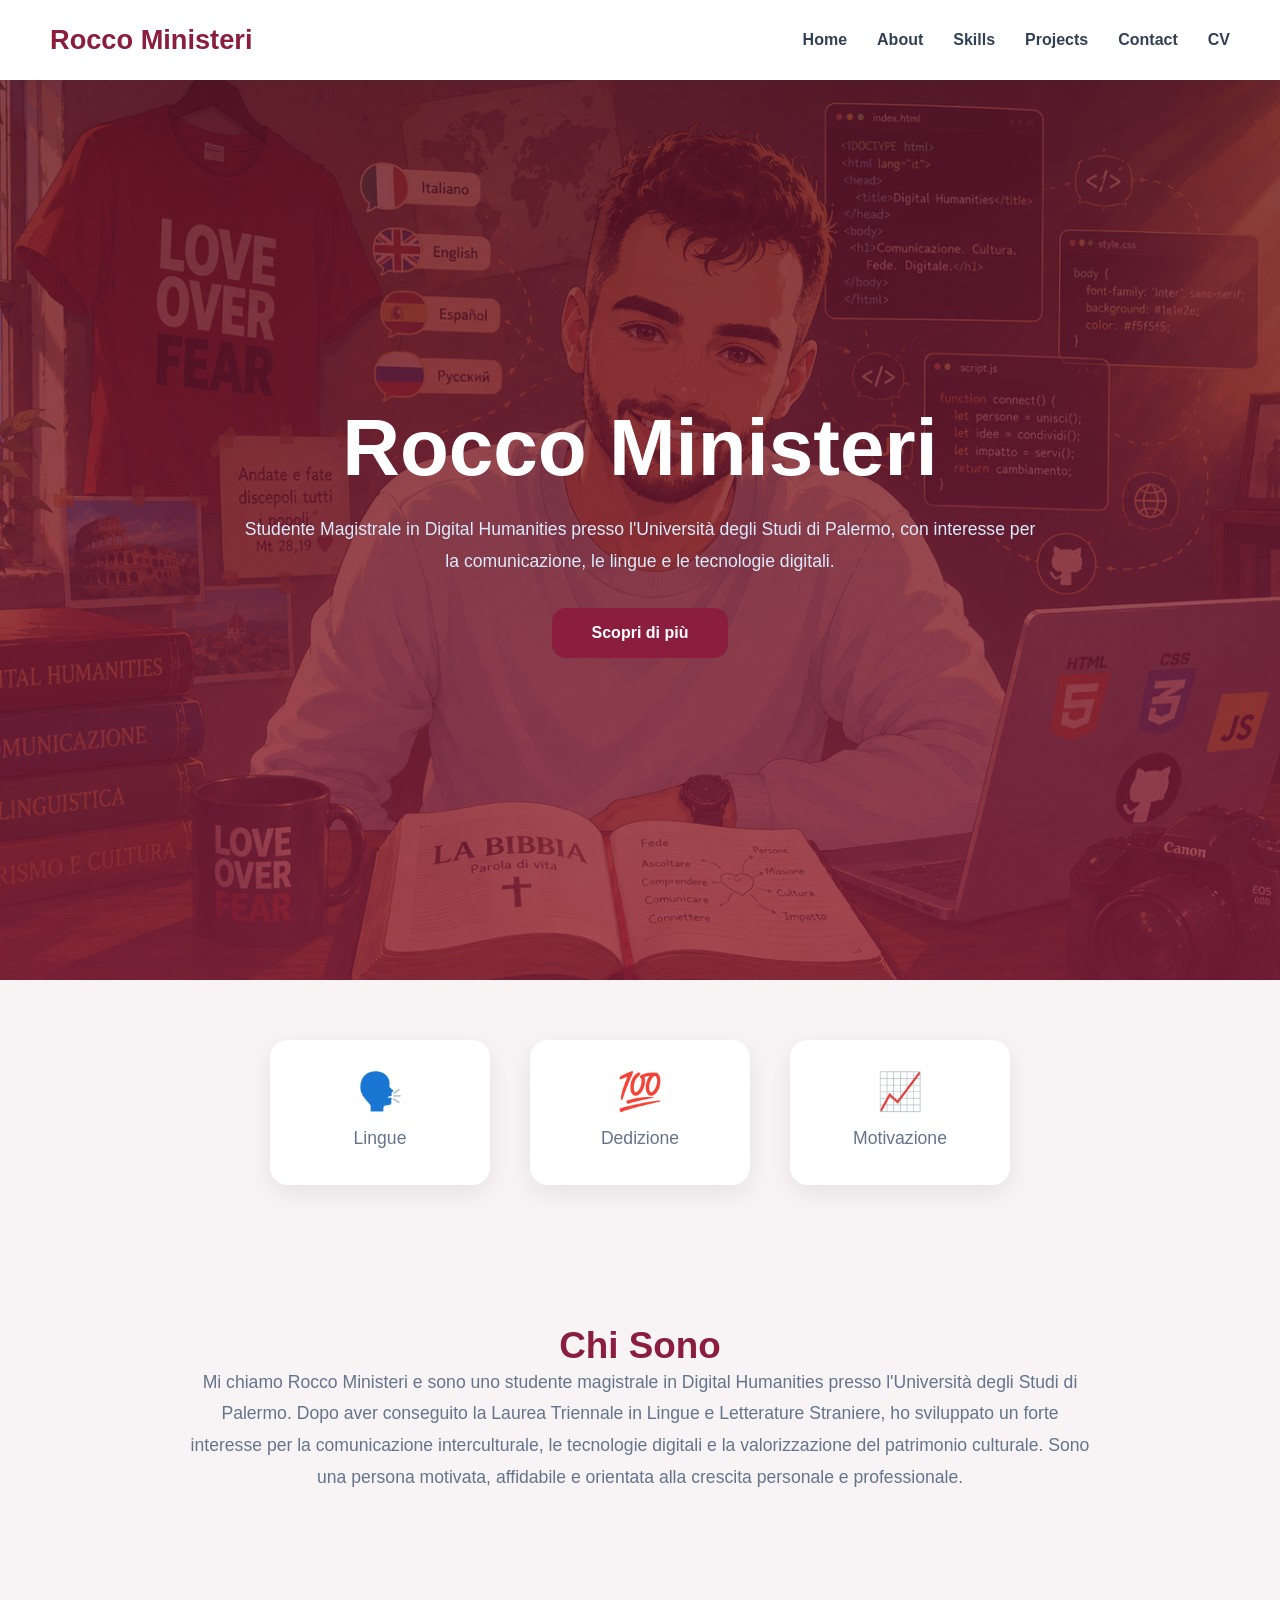
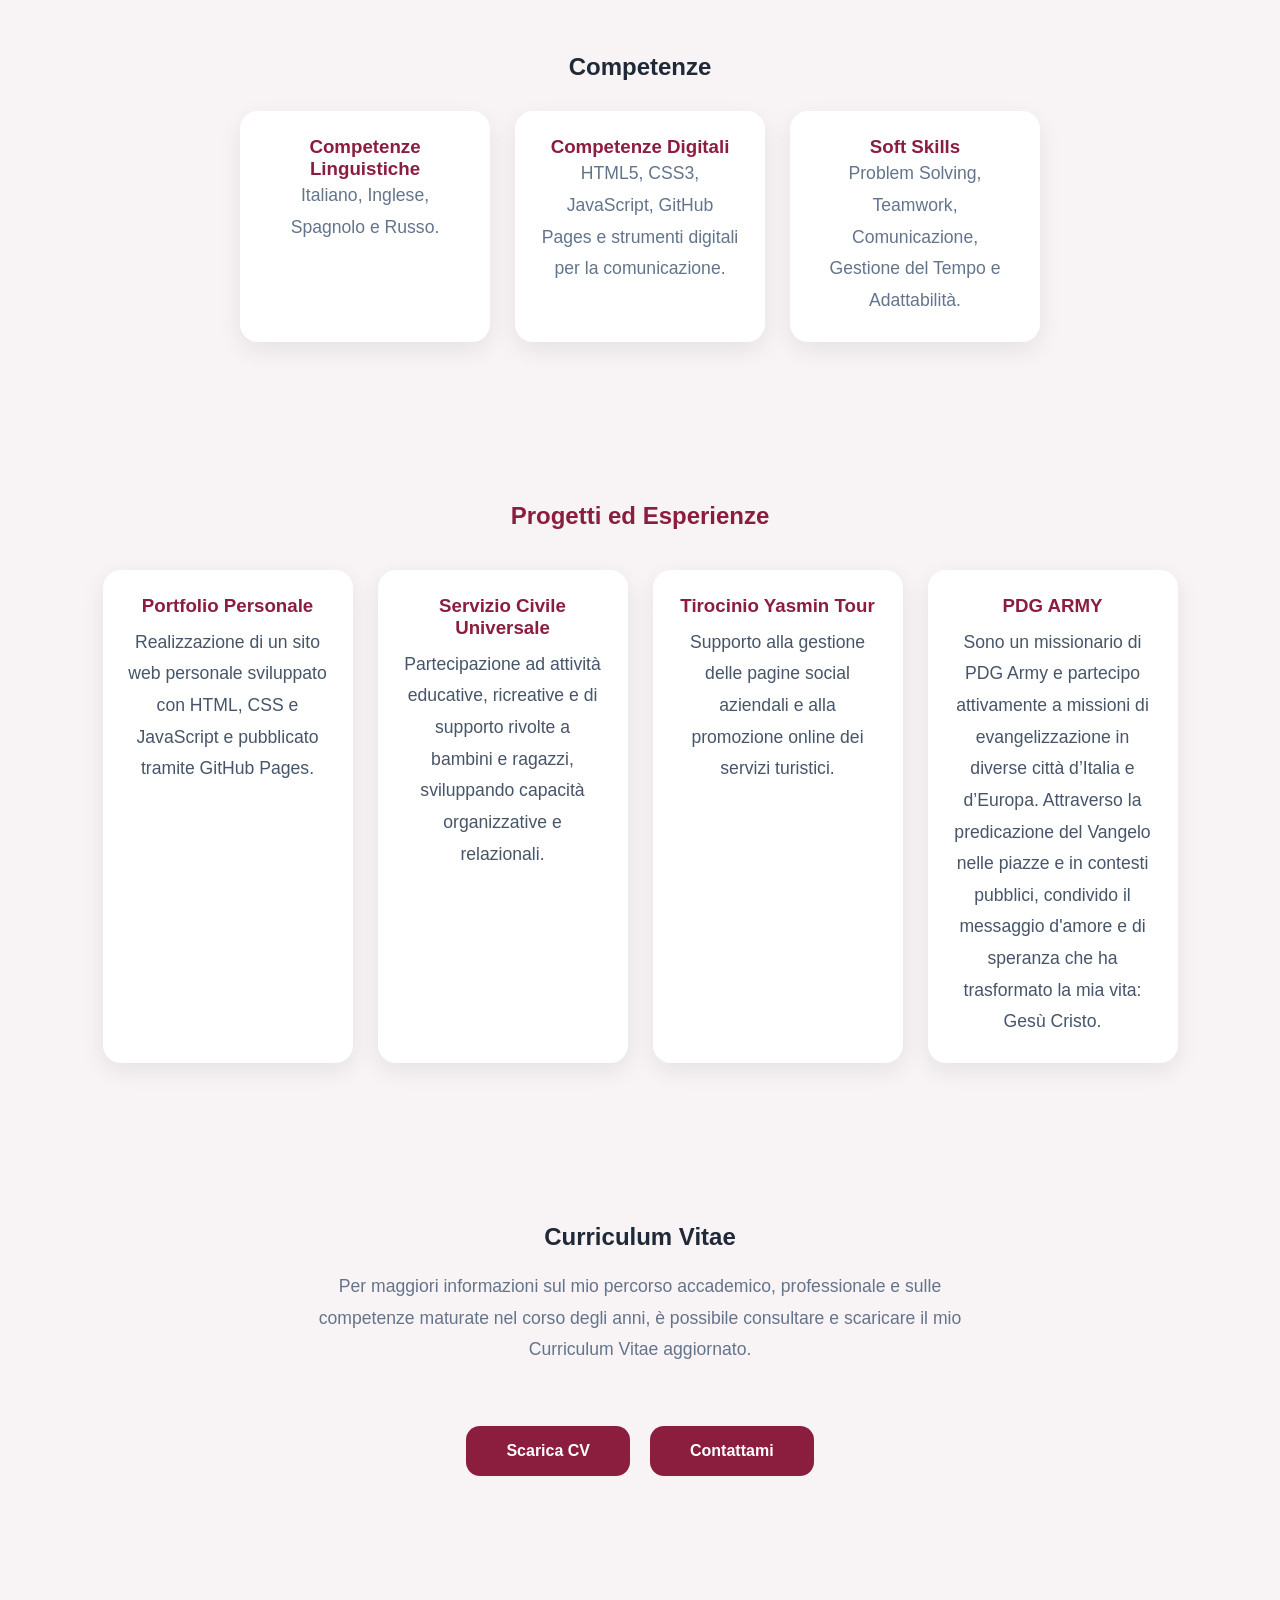
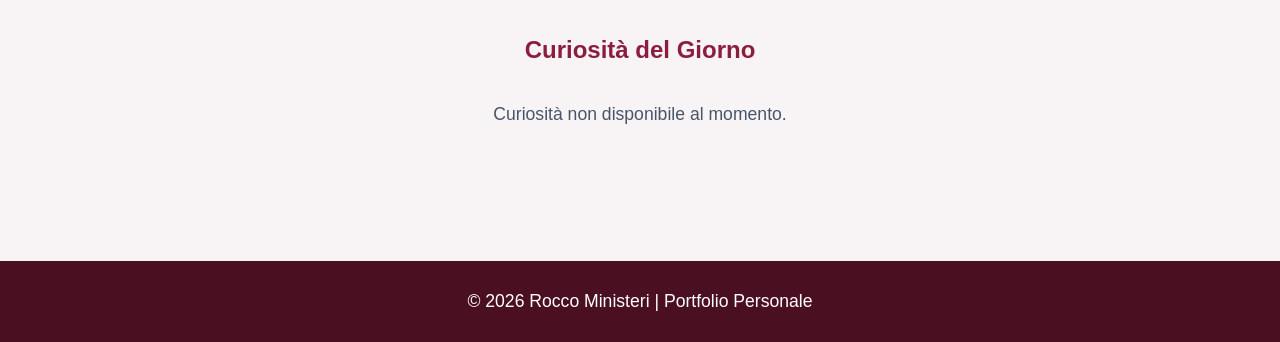
<file: index.html>
<!DOCTYPE html>
<html lang="it">

<head>

<meta charset="UTF-8">

<meta name="viewport" content="width=device-width, initial-scale=1.0">

<title>Rocco Ministeri | Portfolio Personale</title>

<meta name="description" content="Portfolio personale di Rocco Ministeri, studente magistrale in Digital Humanities presso l'Università degli Studi di Palermo.">

<meta name="keywords" content="Rocco Ministeri, Portfolio, Digital Humanities, Università di Palermo, HTML, CSS, JavaScript">

<meta name="author" content="Rocco Ministeri">

<meta property="og:title" content="Rocco Ministeri | Portfolio Personale">
<meta property="og:description" content="Portfolio personale di Rocco Ministeri, studente magistrale in Digital Humanities presso l'Università degli Studi di Palermo.">
<meta property="og:type" content="website">
	<meta property="og:site_name" content="Rocco Ministeri Portfolio">
<meta property="og:url" content="https://roccoministeri6-wq.github.io/">
<meta property="og:image" content="https://roccoministeri6-wq.github.io/images/hero.PNG">

<meta name="twitter:card" content="summary_large_image">
<meta name="twitter:title" content="Rocco Ministeri | Portfolio Personale">
<meta name="twitter:description" content="Portfolio personale di Rocco Ministeri.">
<meta name="twitter:image" content="https://roccoministeri6-wq.github.io/images/hero.PNG">

<link rel="stylesheet" href="css/style.css">
<link rel="alternate" type="application/rss+xml" title="RSS Feed Portfolio" href="rss.xml">

</head>

<body>
<nav aria-label="Menu principale">

<div class="logo">
Rocco Ministeri
</div> 
<ul>

<li><a href="#home">Home</a></li>

<li><a href="#about">About</a></li>

<li><a href="#skills">Skills</a></li>

<li><a href="#projects">Projects</a></li>

<li><a href="contact.html">Contact</a></li>

<li><a href="files/CV-ROCCO MINISTERI.pdf" download>CV</a></li>

</ul>
</nav>
	<header id="home">

<h1>Rocco Ministeri</h1>

<p>
Studente Magistrale in Digital Humanities presso l'Università degli Studi di Palermo, con interesse per la comunicazione, le lingue e le tecnologie digitali.
</p>

<a href="#about">

<button>
Scopri di più
</button>

</a>

</header>

<section class="stats">

 <div class="stat-box">
    <h2>🗣️</h2>
    <p id="languages-rotate">Lingue</p>
</div>

    <div class="stat-box">
        <h2>💯</h2>
      <p id="skill-rotate-1">Dedizione</p>
    </div>

    <div class="stat-box">
       <h2>📈</h2>
        <p id="skill-rotate-2">Motivazione</p>
    </div>

</section>
<section class="about" id="about">

    <h2>Chi Sono</h2>

    <p>
        Mi chiamo Rocco Ministeri e sono uno studente magistrale in Digital Humanities presso l'Università degli Studi di Palermo. Dopo aver conseguito la Laurea Triennale in Lingue e Letterature Straniere, ho sviluppato un forte interesse per la comunicazione interculturale, le tecnologie digitali e la valorizzazione del patrimonio culturale. Sono una persona motivata, affidabile e orientata alla crescita personale e professionale.
    </p>

</section>
<section class="technologies" id="skills">

    <h2>Competenze</h2>

    <div class="tech-container">

        <div class="tech-card">
            <h3>Competenze Linguistiche</h3>
            <p>
                Italiano, Inglese, Spagnolo e Russo.
            </p>
        </div>

        <div class="tech-card">
            <h3>Competenze Digitali</h3>
            <p>
                HTML5, CSS3, JavaScript, GitHub Pages e strumenti digitali per la comunicazione.
            </p>
        </div>

        <div class="tech-card">
            <h3>Soft Skills</h3>
            <p>
                Problem Solving, Teamwork, Comunicazione, Gestione del Tempo e Adattabilità.
            </p>
        </div>

    </div>

</section>


<section class="benefits" id="projects">

    <h2>Progetti ed Esperienze</h2>

    <div class="benefits-container">

        <div class="benefit-card">
            <h3>Portfolio Personale</h3>
            <p>
                Realizzazione di un sito web personale sviluppato con HTML, CSS e JavaScript e pubblicato tramite GitHub Pages.
            </p>
        </div>

        <div class="benefit-card">
            <h3>Servizio Civile Universale</h3>
            <p>
                Partecipazione ad attività educative, ricreative e di supporto rivolte a bambini e ragazzi, sviluppando capacità organizzative e relazionali.
            </p>
        </div>

        <div class="benefit-card">
            <h3>Tirocinio Yasmin Tour</h3>
            <p>
                Supporto alla gestione delle pagine social aziendali e alla promozione online dei servizi turistici.
            </p>
        </div>

       <div class="benefit-card">
    <h3>PDG ARMY</h3>
    <p>
        Sono un missionario di PDG Army e partecipo attivamente a missioni di evangelizzazione in diverse città d’Italia e d’Europa. Attraverso la predicazione del Vangelo nelle piazze e in contesti pubblici, condivido il messaggio d'amore e di speranza che ha trasformato la mia vita: Gesù Cristo. 
    </p>
</div>

    </div>

</section>
	<section class="explore">

    <h2>Curriculum Vitae</h2>

    <p>
        Per maggiori informazioni sul mio percorso accademico, professionale e sulle competenze maturate nel corso degli anni, è possibile consultare e scaricare il mio Curriculum Vitae aggiornato.
    </p>

    <div class="explore-buttons">

    <a href="files/CV-ROCCO MINISTERI.pdf" download>
            <button>Scarica CV</button>
        </a>

        <a href="contact.html">
            <button>Contattami</button>
        </a>

    </div>

</section>
	<section class="daily-tech">

    <h2>Curiosità del Giorno</h2>

    <p id="tech-fact">
        Caricamento...
    </p>

</section>
<script src="js/script.js"></script>
<footer>

<p>
© 2026 Rocco Ministeri | Portfolio Personale
</p>

</footer>
</body>

</html>
</file>
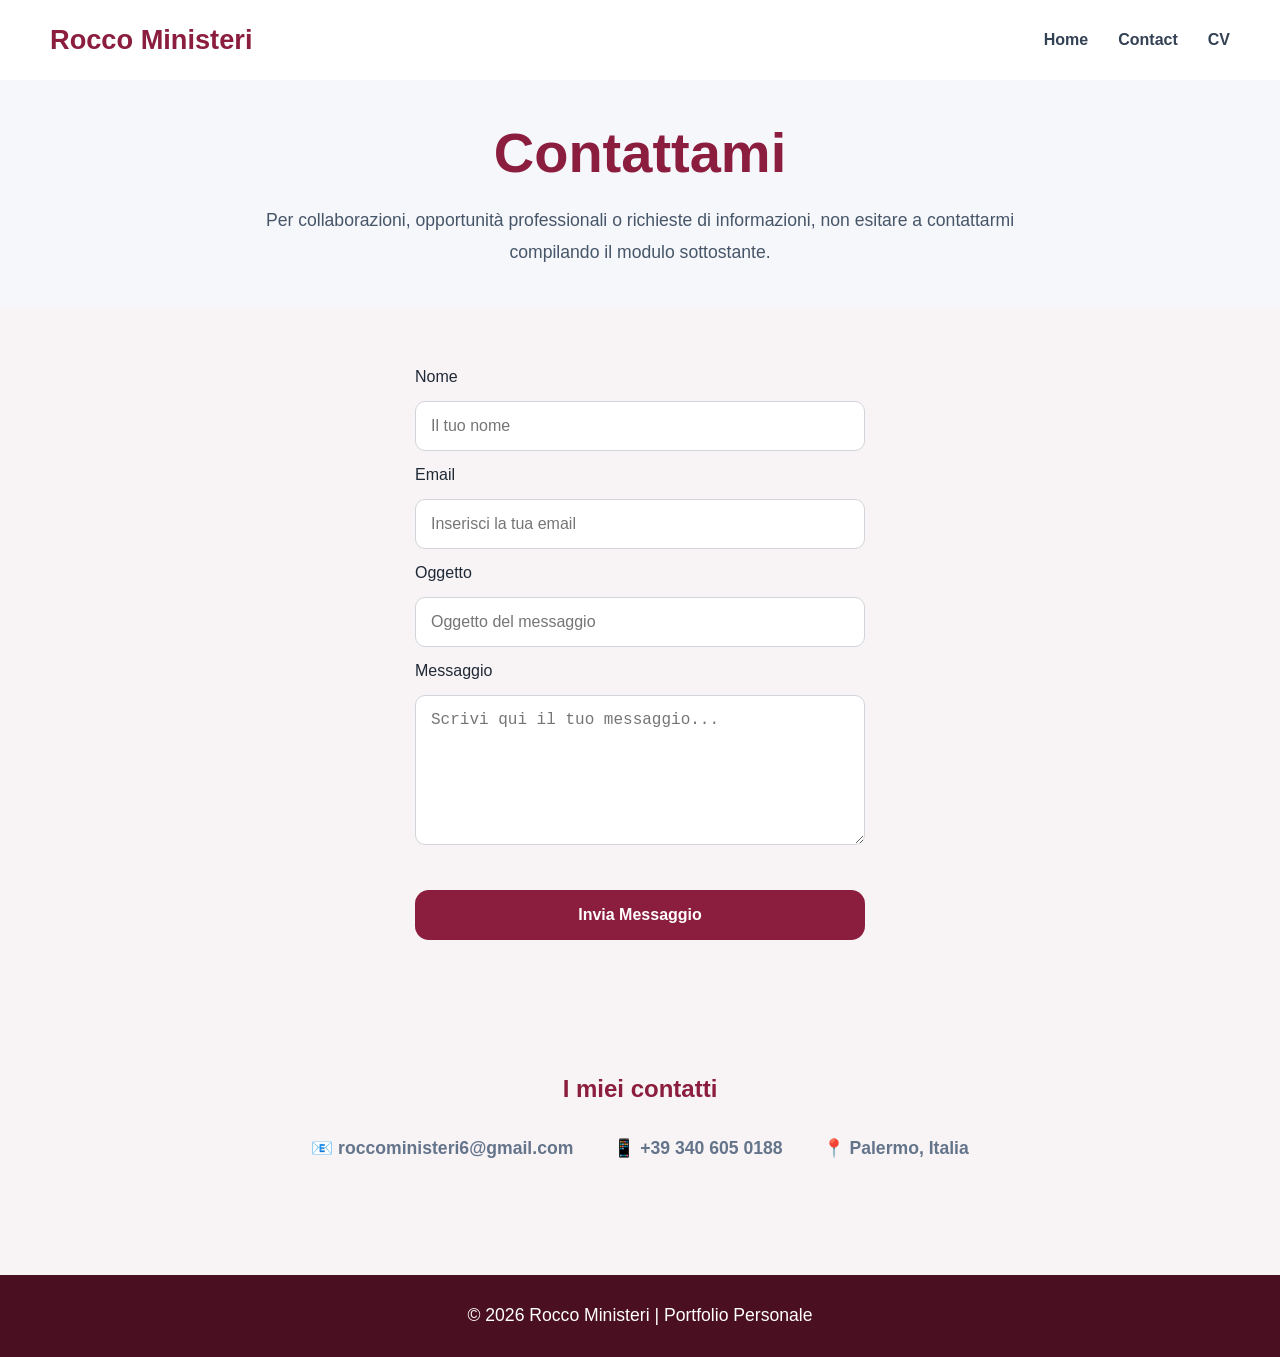
<file: contact.html>
<!DOCTYPE html>
<html lang="it">

<head>
    <meta charset="UTF-8">
    <meta name="viewport" content="width=device-width, initial-scale=1.0">

 <title>Contatti | Rocco Ministeri</title>

<meta name="description" content="Pagina contatti del portfolio personale di Rocco Ministeri.">
<meta name="author" content="Rocco Ministeri">
    
    <link rel="stylesheet" href="css/style.css">
</head>

<body>

  <nav aria-label="Menu principale">

<div class="logo">
Rocco Ministeri
</div>

<ul>

<li><a href="index.html">Home</a></li>

<li><a href="contact.html">Contact</a></li>

<li><a href="files/CV-ROCCO MINISTERI.pdf" download>CV</a></li>

</ul>
	</nav>
	
  <header class="trends-header">

        <h1>Contattami</h1>

   <p>
Per collaborazioni, opportunità professionali o richieste di informazioni, non esitare a contattarmi compilando il modulo sottostante.
</p>

    </header>

    <section class="contact-form">

        <form id="contactForm">

            <label for="name">Nome</label>
<input type="text" id="name" placeholder="Il tuo nome" required>

<label for="email">Email</label>
<input type="email" id="email" placeholder="Inserisci la tua email" required>

<label for="subject">Oggetto</label>
<input type="text" id="subject" placeholder="Oggetto del messaggio">

<label for="message">Messaggio</label>
<textarea id="message" placeholder="Scrivi qui il tuo messaggio..." required></textarea>
            <button type="submit">
                Invia Messaggio
            </button>
<p id="successMessage"></p>
        </form>

    </section>
	<section class="contact-info">

    <h2>I miei contatti</h2>

    <div class="contact-links">

        <p>📧 roccoministeri6@gmail.com</p>

        <p>📱 +39 340 605 0188</p>

        <p>📍 Palermo, Italia</p>

    </div>

</section>
<footer>

    <p>
© 2026 Rocco Ministeri | Portfolio Personale
</p>
</footer>
	<script src="js/script.js"></script>
</body>
</html>
</file>
<file: css/style.css>
*{
    margin:0;
    padding:0;
    box-sizing:border-box;
}

body{
margin:0;
font-family: Arial, sans-serif;
background:#F8F4F5;
color:#1f2937;
}

header{
height:100vh;
display:flex;
flex-direction:column;
justify-content:center;
align-items:center;
text-align:center;
padding:20px;

background:
linear-gradient(
rgba(94,16,40,0.75),
rgba(139,30,63,0.75)
),
url("../images/hero.PNG");

background-size:cover;
background-position:center;
background-repeat:no-repeat;
}

h1{
font-size:5rem;
color:white;
margin-bottom:20px;
font-weight:700;
}

p{
font-size:1.1rem;
line-height:1.8;
max-width:800px;
color:#475569;
}
header p{
color:#dbeafe;
}
button{
margin-top:30px;
padding:16px 40px;
border:none;
border-radius:14px;
background:#8B1E3F;
color:white;
font-weight:600;
font-size:1rem;
cursor:pointer;
transition:all 0.3s ease;
}

button:hover{
transform:translateY(-3px);
}

nav{
display:flex;
justify-content:space-between;
align-items:center;
padding:24px 50px;
background:white;
box-shadow:0 4px 20px rgba(0,0,0,0.05);
}

.logo{
font-size:1.7rem;
font-weight:bold;
color:#8B1E3F;
}

nav ul{
display:flex;
list-style:none;
gap:30px;
}

nav a{
text-decoration:none;
color:#334155;
font-weight:bold;
}

nav a:hover{
color:#A52A4E;
}

.stats{
display:flex;
justify-content:center;
gap:40px;
padding:60px;
flex-wrap:wrap;
}

.stat-box{
background:white;
padding:30px;
width:220px;
text-align:center;
border-radius:18px;
box-shadow:0 8px 24px rgba(15,23,42,0.08);
}

.stat-box h2{
color:#8B1E3F;
font-size:2.3rem;
margin-bottom:10px;
}

.stat-box p{
color:#64748b;
}

.about{
text-align:center;
padding:80px 20px;
}

.about h2{
color:#8B1E3F;
font-size:2.3rem;
}

.about p{
max-width:900px;
margin:auto;
color:#64748b;
}

.technologies{
padding:80px 20px;
text-align:center;
}

.tech-container{
display:flex;
flex-wrap:wrap;
justify-content:center;
gap:25px;
margin-top:30px;
}

.tech-card{
background:white;
width:250px;
padding:25px;
border-radius:18px;
box-shadow:0 8px 24px rgba(15,23,42,0.08);
transition:all 0.3s ease;
}

.tech-card:hover{
transform:translateY(-6px);
}

.tech-card h3{
color:#8B1E3F;
}

.tech-card p{
color:#64748b;
}

.explore{

display:flex;
flex-direction:column;
align-items:center;
justify-content:center;
text-align:center;
padding:80px 20px;

}

.explore h2{

margin-bottom:20px;

}

.explore p{

color:#64748b;
max-width:700px;
margin:0 auto 30px auto;

}

.explore-buttons{

display:flex;
justify-content:center;
align-items:center;
gap:20px;
flex-wrap:wrap;

}

.trends{
display:flex;
flex-wrap:wrap;
justify-content:center;
gap:25px;
padding:60px;
}

.card{
background:white;
width:280px;
padding:25px;
border-radius:18px;
box-shadow:0 8px 24px rgba(15,23,42,0.08);
transition:all 0.3s ease;
}

.card:hover{
transform:translateY(-6px);
}

.card h2{
color:#8B1E3F;
}

.dashboard{
display:flex;
justify-content:center;
flex-wrap:wrap;
gap:30px;
padding:60px;
}

.stat-card{
width:250px;
background:white;
padding:30px;
border-radius:18px;
text-align:center;
box-shadow:0 8px 24px rgba(15,23,42,0.08);
transition:all 0.3s ease;
}

.stat-card:hover{
transform:translateY(-6px);
}

.stat-card h2{
font-size:2.5rem;
color:#8B1E3F;
}

.contact-form{
display:flex;
justify-content:center;
padding:60px;
}

form{
display:flex;
flex-direction:column;
width:450px;
gap:15px;
}

input,
textarea{
padding:15px;
border:1px solid #d1d5db;
border-radius:10px;
font-size:1rem;
}

textarea{
height:150px;
}
.trends-header{
    height:auto;
    min-height:auto;
    text-align:center;
    padding:40px 20px;
    background:#f5f7fa;
}

.trends-header h1{

    color:#8B1E3F;

    font-size:3.5rem;

    margin-bottom:20px;

}

.trends-header p{

    color:#475569;

}

footer{

    background:#4A1022;

    color:white;

    text-align:center;

    padding:25px;

    margin-top:50px;

}

footer p{

    color:white;

    margin:0;

    max-width:100%;

}
.benefits{
    padding:80px 20px;
    text-align:center;
}

.benefits h2{
   color:#8B1E3F;
    margin-bottom:40px;
}

.benefits-container{
    display:flex;
    justify-content:center;
    flex-wrap:wrap;
    gap:25px;
}

.benefit-card{
    background:white;
    width:250px;
    padding:25px;
    border-radius:18px;
    box-shadow:0 8px 24px rgba(15,23,42,0.08);
    transition:all 0.3s ease;
}

.benefit-card:hover{
    transform:translateY(-6px);
}

.benefit-card h3{
    color:#8B1E3F;
    margin-bottom:10px;
}

@media (max-width: 768px){

    h1{
        font-size:3rem;
    }

    nav{
        flex-direction:column;
        gap:15px;
        padding:20px;
    }

    nav ul{
        flex-wrap:wrap;
        justify-content:center;
    }

    .stats,
    .dashboard,
    .trends,
    .tech-container,
    .benefits-container{
        flex-direction:column;
        align-items:center;
    }

    .card,
    .tech-card,
    .stat-card,
    .benefit-card{
        width:90%;
        max-width:350px;
    }

    form{
        width:90%;
    }

}
.daily-tech{
    display:flex;
    flex-direction:column;
    align-items:center;
    text-align:center;
    padding:80px 20px;
}

.daily-tech h2{
    color:#8B1E3F;
    margin-bottom:20px;
}

.daily-tech p{
    max-width:800px;
    margin:auto;
    font-size:1.1rem;
}

#tech-fact{
    max-width:700px;
    margin-top:15px;
    text-align:center;
}

.about-image{
    text-align:center;
    padding:20px 20px 40px;
}

.about-image img{
    width:85%;
    max-width:1000px;
    border-radius:20px;
    box-shadow:0 8px 24px rgba(15,23,42,0.08);
}
.dashboard-chart{
    width:90%;
    max-width:1000px;
    margin:60px auto;
    background:white;
    padding:40px;
    border-radius:20px;
    box-shadow:0 8px 24px rgba(15,23,42,0.08);
    text-align:center;
}
.dashboard-chart h2{
   color:#8B1E3F;
    margin-bottom:20px;
    text-align:center;
}
.dashboard-chart p{

    text-align:center;

    max-width:800px;

    margin:0 auto 25px auto;

    color:#8B1E3F;

}
.contact-info{

    text-align:center;

    padding:60px 20px;

}

.contact-info h2{

   color:#8B1E3F;

    margin-bottom:30px;

}

.contact-links{

    display:flex;

    justify-content:center;

    gap:40px;

    flex-wrap:wrap;

}

.contact-links p{

    color:#64748b;

    font-weight:600;

}
</file>
